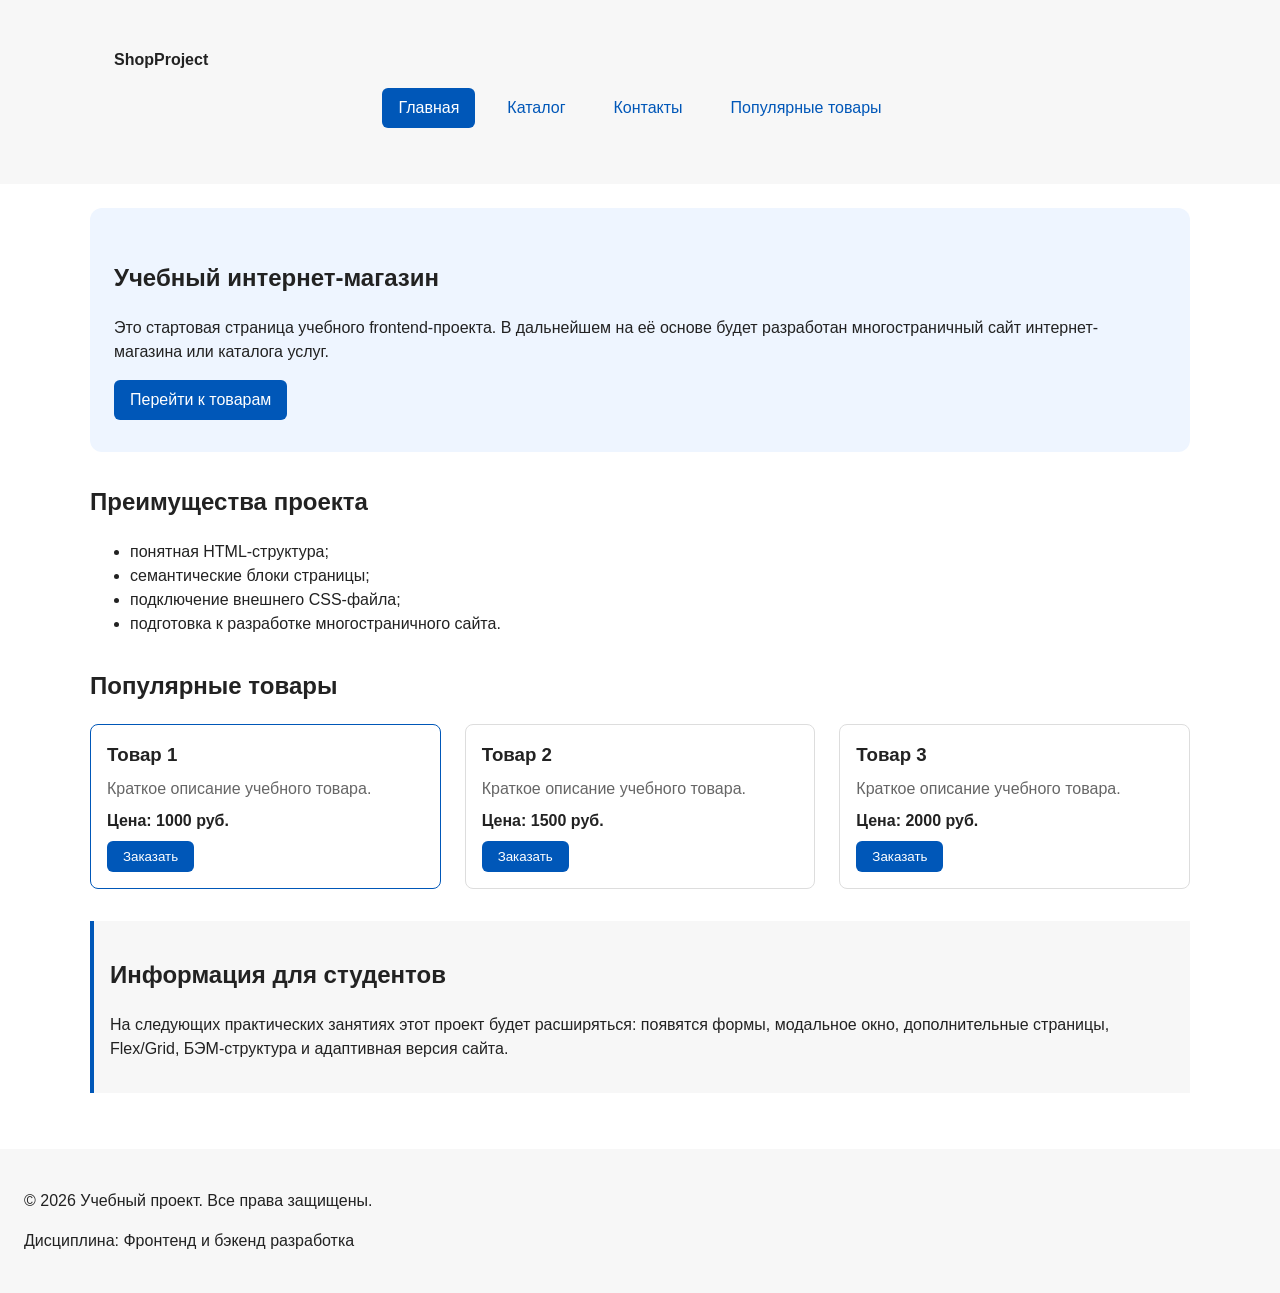
<file: index.html>
<!DOCTYPE html>
<html lang="ru">
<head>
  <meta charset="UTF-8">
  <meta name="viewport" content="width=device-width, initial-scale=1.0">
  <meta property="og:type" content="website">
  <meta property="og:title" content="Учебный интернет-магазин">
  <meta property="og:description" content="Учебный frontend-проект интернет-магазина.">
  <meta property="og:image" content="https://nikitatBe-afk.github.io/kr1-html-css-shop/images/preview.jpg">
  <title>Учебный интернет-магазин</title>
  <link rel="stylesheet" href="css/style.css">
  <script src="js/main.js" defer></script>
</head>
<body>
  <header class="site-header">
    <div class="site-header__inner">
      <a class="site-header__logo" href="index.html">ShopProject</a>

      <nav class="site-nav" aria-label="Основная навигация">
        <ul class="site-nav__list">
          <li class="site-nav__item">
            <a class="site-nav__link site-nav__link--active" href="index.html" aria-current="page">
              Главная
            </a>
          </li>
          <li class="site-nav__item">
            <a class="site-nav__link" href="catalog.html">Каталог</a>
          </li>
          <li class="site-nav__item">
            <a class="site-nav__link" href="contacts.html">Контакты</a>
          </li>
          <li class="site-nav__item">
            <a class="site-nav__link" href="index.html#popular">Популярные товары</a>
          </li>
        </ul>
      </nav>
    </div>
  </header>
<main>
  <!-- Основное содержимое страницы -->
   <section class="hero">
  <h1>Учебный интернет-магазин</h1>
  <p>
    Это стартовая страница учебного frontend-проекта.
    В дальнейшем на её основе будет разработан многостраничный сайт
    интернет-магазина или каталога услуг.
  </p>
  <a class="button button--primary" href="#popular">Перейти к товарам</a>
</section>
<section class="section" id="advantages">
  <h2>Преимущества проекта</h2>

  <ul class="advantages-list">
    <li>понятная HTML-структура;</li>
    <li>семантические блоки страницы;</li>
    <li>подключение внешнего CSS-файла;</li>
    <li>подготовка к разработке многостраничного сайта.</li>
  </ul>
</section>
<section class="section" id="popular">
  <h2>Популярные товары</h2>

  <div class="products-grid">
    <article class="product-card product-card--featured">
      <h3 class="product-card__title">Товар 1</h3>
      <p class="product-card__description">Краткое описание учебного товара.</p>
      <p class="product-card__price">Цена: 1000 руб.</p>
      <button class="button button--primary product-card__button" type="button" data-product="Товар 1">
        Заказать
      </button>
    </article>

    <article class="product-card">
      <h3 class="product-card__title">Товар 2</h3>
      <p class="product-card__description">Краткое описание учебного товара.</p>
      <p class="product-card__price">Цена: 1500 руб.</p>
      <button class="button button--primary product-card__button" type="button" data-product="Товар 2">
        Заказать
      </button>
    </article>

    <article class="product-card">
      <h3 class="product-card__title">Товар 3</h3>
      <p class="product-card__description">Краткое описание учебного товара.</p>
      <p class="product-card__price">Цена: 2000 руб.</p>
      <button class="button button--primary product-card__button" type="button" data-product="Товар 3">
        Заказать
      </button>
    </article>
  </div>
</section>
<aside class="aside-info">
  <h2>Информация для студентов</h2>
  <p>
    На следующих практических занятиях этот проект будет расширяться:
    появятся формы, модальное окно, дополнительные страницы, Flex/Grid,
    БЭМ-структура и адаптивная версия сайта.
  </p>
</aside>

</main>

<footer id="contacts">
  <p>&copy; 2026 Учебный проект. Все права защищены.</p>
  <p>Дисциплина: Фронтенд и бэкенд разработка</p>
</footer>

<dialog class="order-dialog" id="order-dialog" aria-labelledby="order-dialog-title">
  <h2 class="order-dialog__title" id="order-dialog-title">Оформление заявки</h2>

  <form class="order-form" id="order-form" action="#" method="post" novalidate>
    <input id="selected-product" name="selected-product" type="hidden">

    <div class="order-form__field">
      <label class="order-form__label" for="order-name">Имя</label>
      <input
        class="order-form__input"
        id="order-name"
        name="name"
        type="text"
        placeholder="Введите ваше имя"
        minlength="2"
        autocomplete="given-name"
        required
      >
    </div>

    <div class="order-form__field">
      <label class="order-form__label" for="order-email">E-mail</label>
      <input
        class="order-form__input"
        id="order-email"
        name="email"
        type="email"
        placeholder="example@mail.ru"
        autocomplete="email"
        required
      >
    </div>

    <div class="order-form__field">
      <label class="order-form__label" for="order-phone">Телефон</label>
      <input
        class="order-form__input"
        id="order-phone"
        name="phone"
        type="tel"
        inputmode="tel"
        placeholder="+7 (900) 000-00-00"
        pattern="^\+7 \(\d{3}\) \d{3}-\d{2}-\d{2}$"
        required
      >
      <small class="order-form__hint">Формат: +7 (900) 000-00-00</small>
    </div>

    <div class="order-form__field">
      <label class="order-form__label" for="order-date">Дата связи</label>
      <input
        class="order-form__input"
        id="order-date"
        name="date"
        type="date"
      >
    </div>

    <div class="order-form__field">
      <label class="order-form__label" for="order-topic">Тема заявки</label>
      <select class="order-form__select" id="order-topic" name="topic" required>
        <option value="">Выберите тему</option>
        <option value="product">Заказ товара</option>
        <option value="consultation">Консультация</option>
        <option value="delivery">Доставка</option>
      </select>
    </div>

    <div class="order-form__field">
      <label class="order-form__label" for="order-comment">Комментарий</label>
      <textarea
        class="order-form__textarea"
        id="order-comment"
        name="comment"
        rows="4"
        placeholder="Укажите дополнительную информацию"
      ></textarea>
    </div>

    <div class="order-form__field order-form__field--checkbox">
      <label class="order-form__label">
        <input
          class="order-form__checkbox"
          id="order-agreement"
          name="agreement"
          type="checkbox"
          required
        >
        Я согласен на обработку данных
      </label>
    </div>

    <div class="order-form__actions">
      <button class="button button--secondary" type="button" id="close-order-dialog">
        Закрыть
      </button>
      <button class="button button--primary" type="submit">
        Отправить заявку
      </button>
    </div>
  </form>
</dialog>

<p class="success-message" id="success-message" hidden>
  Форма успешно отправлена!
</p>



</body>
</html>
</file>
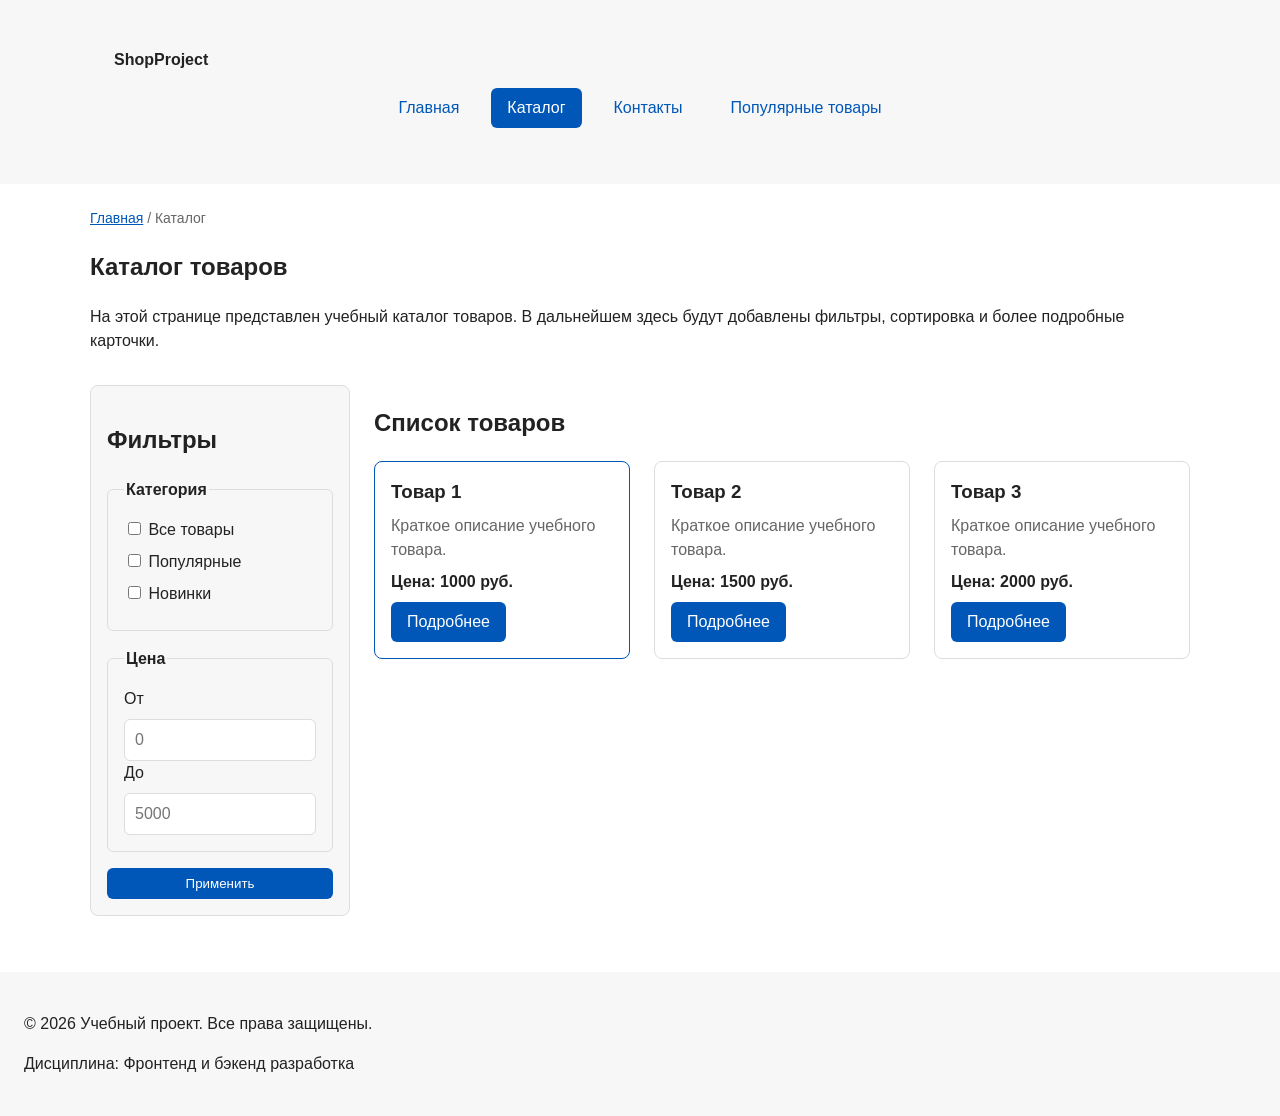
<file: catalog.html>
<!DOCTYPE html>
<html lang="ru">
<head>
  <meta charset="UTF-8">
  <meta name="viewport" content="width=device-width, initial-scale=1.0">
  <meta name="description" content="Каталог товаров учебного интернет-магазина.">
  <meta property="og:type" content="website">
  <meta property="og:title" content="Учебный интернет-магазин">
  <meta property="og:description" content="Учебный frontend-проект интернет-магазина.">
  <meta property="og:image" content="https://nikitatBe-afk.github.io/kr1-html-css-shop/images/preview.jpg">
  <title>Каталог товаров — Учебный интернет-магазин</title>
  <link rel="stylesheet" href="css/style.css">
</head>
<body>
  <header class="site-header">
    <div class="site-header__inner">
      <a class="site-header__logo" href="index.html">ShopProject</a>

      <nav class="site-nav" aria-label="Основная навигация">
        <ul class="site-nav__list">
          <li class="site-nav__item">
            <a class="site-nav__link" href="index.html">Главная</a>
          </li>
          <li class="site-nav__item">
            <a class="site-nav__link site-nav__link--active" href="catalog.html" aria-current="page">
              Каталог
            </a>
          </li>
          <li class="site-nav__item">
            <a class="site-nav__link" href="contacts.html">Контакты</a>
          </li>
          <li class="site-nav__item">
            <a class="site-nav__link" href="index.html#popular">Популярные товары</a>
          </li>
        </ul>
      </nav>
    </div>
  </header>

  <main>
    <nav class="breadcrumbs" aria-label="Хлебные крошки">
      <a class="breadcrumbs__link" href="index.html">Главная</a>
      <span class="breadcrumbs__current">Каталог</span>
    </nav>

    <section class="section">
      <h1>Каталог товаров</h1>
      <p>
        На этой странице представлен учебный каталог товаров.
        В дальнейшем здесь будут добавлены фильтры, сортировка и более
        подробные карточки.
      </p>
    </section>

    <section class="catalog-layout">
      <aside class="catalog-filters">
        <h2>Фильтры</h2>

        <form class="filters-form" action="#" method="get">
          <fieldset>
            <legend>Категория</legend>

            <label>
              <input type="checkbox" name="category" value="all">
              Все товары
            </label>

            <label>
              <input type="checkbox" name="category" value="popular">
              Популярные
            </label>

            <label>
              <input type="checkbox" name="category" value="new">
              Новинки
            </label>
          </fieldset>

          <fieldset>
            <legend>Цена</legend>

            <label for="price-from">От</label>
            <input id="price-from" name="price-from" type="number" min="0" placeholder="0">

            <label for="price-to">До</label>
            <input id="price-to" name="price-to" type="number" min="0" placeholder="5000">
          </fieldset>

          <button class="button button--primary" type="submit">Применить</button>
        </form>
      </aside>

      <section class="catalog-products">
        <h2>Список товаров</h2>

        <div class="products-grid">
          <article class="product-card product-card--featured">
            <h3 class="product-card__title">Товар 1</h3>
            <p class="product-card__description">Краткое описание учебного товара.</p>
            <p class="product-card__price">Цена: 1000 руб.</p>
            <a class="button button--primary product-card__button" href="index.html#popular">Подробнее</a>
          </article>

          <article class="product-card">
            <h3 class="product-card__title">Товар 2</h3>
            <p class="product-card__description">Краткое описание учебного товара.</p>
            <p class="product-card__price">Цена: 1500 руб.</p>
            <a class="button button--primary product-card__button" href="index.html#popular">Подробнее</a>
          </article>

          <article class="product-card">
            <h3 class="product-card__title">Товар 3</h3>
            <p class="product-card__description">Краткое описание учебного товара.</p>
            <p class="product-card__price">Цена: 2000 руб.</p>
            <a class="button button--primary product-card__button" href="index.html#popular">Подробнее</a>
          </article>
        </div>
      </section>
    </section>
  </main>

  <footer>
    <p>&copy; 2026 Учебный проект. Все права защищены.</p>
    <p>Дисциплина: Фронтенд и бэкенд разработка</p>
  </footer>
</body>
</html>
</file>
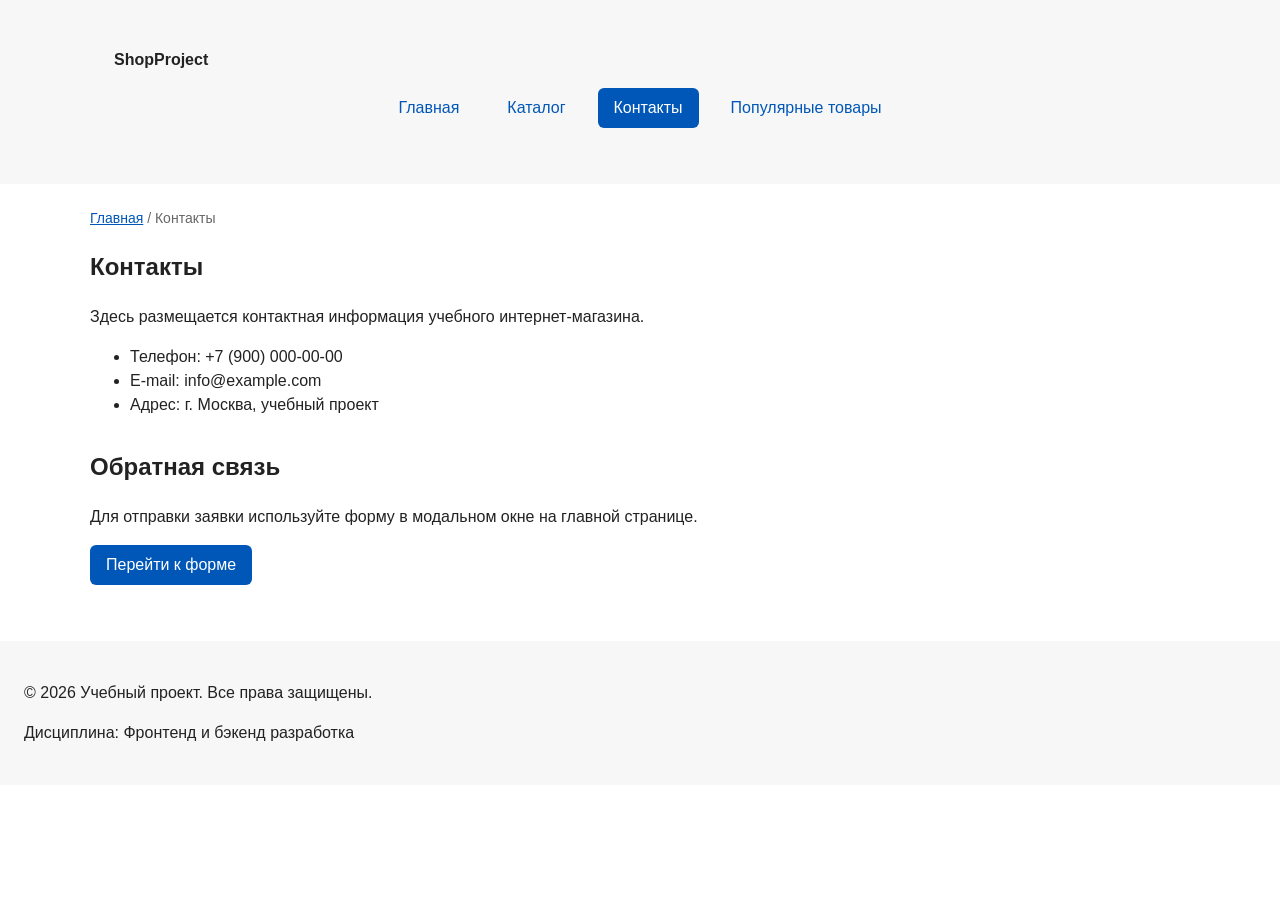
<file: contacts.html>
<!DOCTYPE html>
<html lang="ru">
<head>
  <meta charset="UTF-8">
  <meta name="viewport" content="width=device-width, initial-scale=1.0">
  <meta name="description" content="Контактная информация учебного интернет-магазина.">
  <meta property="og:type" content="website">
  <meta property="og:title" content="Учебный интернет-магазин">
  <meta property="og:description" content="Учебный frontend-проект интернет-магазина.">
  <meta property="og:image" content="https://nikitatBe-afk.github.io/kr1-html-css-shop/images/preview.jpg">
  <title>Контакты — Учебный интернет-магазин</title>
  <link rel="stylesheet" href="css/style.css">
</head>
<body>
  <header class="site-header">
    <div class="site-header__inner">
      <a class="site-header__logo" href="index.html">ShopProject</a>

      <nav class="site-nav" aria-label="Основная навигация">
        <ul class="site-nav__list">
          <li class="site-nav__item">
            <a class="site-nav__link" href="index.html">Главная</a>
          </li>
          <li class="site-nav__item">
            <a class="site-nav__link" href="catalog.html">Каталог</a>
          </li>
          <li class="site-nav__item">
            <a class="site-nav__link site-nav__link--active" href="contacts.html" aria-current="page">
              Контакты
            </a>
          </li>
          <li class="site-nav__item">
            <a class="site-nav__link" href="index.html#popular">Популярные товары</a>
          </li>
        </ul>
      </nav>
    </div>
  </header>

  <main>
    <nav class="breadcrumbs" aria-label="Хлебные крошки">
      <a class="breadcrumbs__link" href="index.html">Главная</a>
      <span class="breadcrumbs__current">Контакты</span>
    </nav>

    <section class="section">
      <h1>Контакты</h1>
      <p>
        Здесь размещается контактная информация учебного интернет-магазина.
      </p>

      <ul>
        <li>Телефон: +7 (900) 000-00-00</li>
        <li>E-mail: info@example.com</li>
        <li>Адрес: г. Москва, учебный проект</li>
      </ul>
    </section>

    <section class="section" id="feedback">
      <h2>Обратная связь</h2>
      <p>
        Для отправки заявки используйте форму в модальном окне на главной странице.
      </p>
      <a class="button button--primary" href="index.html#contacts">Перейти к форме</a>
    </section>
  </main>

  <footer>
    <p>&copy; 2026 Учебный проект. Все права защищены.</p>
    <p>Дисциплина: Фронтенд и бэкенд разработка</p>
  </footer>
</body>
</html>
</file>
<file: css/style.css>
/* ===============================
   1. Переменные проекта
   =============================== */

:root {
  /* Основные цвета проекта */
  --color-bg: #ffffff;
  --color-text: #222222;
  --color-muted: #666666;
  --color-primary: #0057b8;
  --color-primary-dark: #003f86;
  --color-border: #dddddd;
  --color-surface: #f7f7f7;
  --color-surface-accent: #eef5ff;
  --color-danger: #b00020;
  --color-success: #168a2f;
  --color-success-bg: #eefaf0;
  --color-white: #ffffff;

  /* Отступы */
  --space-xs: 4px;
  --space-sm: 8px;
  --space-md: 16px;
  --space-lg: 24px;
  --space-xl: 32px;

  /* Скругления */
  --radius-sm: 6px;
  --radius-md: 8px;
  --radius-lg: 12px;

  /* Размеры */
  --container-width: 1100px;
}



/* 
  Универсальное правило для всех элементов.
  border-box делает расчёт размеров более понятным:
  width включает content, padding и border.
*/
* {
  box-sizing: border-box;
}

/* ===============================
   2. Базовые стили
   =============================== */

* {
  box-sizing: border-box;
}

body {
  margin: 0;
  font-family: Arial, sans-serif;
  line-height: 1.5;
  color: var(--color-text);
  background-color: var(--color-bg);
}

/* ===============================
   3. Общие элементы интерфейса
   =============================== */

a {
  color: var(--color-primary);
}

a:hover {
  color: var(--color-primary-dark);
}

a:focus-visible {
  outline: 2px solid var(--color-primary);
  outline-offset: 3px;
}


header,
main,
footer {
  padding: var(--space-lg);
}

/*
  Оформляем шапку страницы.
  Пока используется простой светло-серый фон.
*/
.site-header {
  background-color: var(--color-surface);
}



/*
  Оформляем подвал страницы тем же фоном,
  чтобы визуально отделить его от основного содержимого.
*/
footer {
  background-color: var(--color-surface);
}


/*
  Ограничиваем ширину содержимого шапки,
  чтобы оно не растягивалось слишком сильно на широких экранах.
*/
.site-header__inner {
  max-width: var(--container-width);
  margin: 0 auto;
  padding: var(--space-lg);
}


/*
  Оформляем текстовый логотип.
*/
.site-header__logo {
  font-weight: 700;
  color: var(--color-text);
  text-decoration: none;
}


/*
  Убираем стандартные отступы и маркеры списка навигации.
*/
.site-nav__list {
  display: flex;
  flex-wrap: wrap;
  justify-content: center;
  align-items: center;
  gap: var(--space-md);
  padding: 0;
  margin: var(--space-md) 0 0;
  list-style: none;
}



/*
  Добавляем расстояние между пунктами меню.
*/
.site-nav__item {
  margin-bottom: 8px;
}

/*
  Оформляем ссылки меню.
*/
.site-nav__link {
  display: inline-block;
  padding: var(--space-sm) var(--space-md);
  color: var(--color-primary);
  text-decoration: none;
  border-radius: var(--radius-sm);
}



/*
  При наведении мыши подчёркиваем ссылку.
  Подробно состояния интерфейса будут рассмотрены в практической работе 1.7.
*/
.site-nav__link:hover {
  color: var(--color-white);
  background-color: var(--color-primary);
}

.site-nav__link:focus-visible {
  outline: 2px solid var(--color-primary);
  outline-offset: 3px;
}

.site-nav__link--active {
  color: var(--color-white);
  background-color: var(--color-primary);
}



/* ===============================
   4. Компоненты страницы
   =============================== */

.hero {
  max-width: var(--container-width);
  margin: 0 auto var(--space-xl);
  padding: var(--space-xl) var(--space-lg);
  background-color: var(--color-surface-accent);
  border-radius: var(--radius-lg);
}

.section {
  max-width: var(--container-width);
  margin: 0 auto var(--space-xl);
}

.section h2 {
  margin-top: 0;
}


/*
  Общий класс для разделов страницы.
*/
.section {
  max-width: 1100px;
  margin: 0 auto 32px;
}

/*
  Убираем лишний верхний отступ у заголовков разделов.
*/
.section h2 {
  margin-top: 0;
}

/*
  Карточка товара — самостоятельный блок.
  На следующих занятиях карточки будут доработаны и выстроены в сетку.
*/
.product-card {
  display: flex;
  flex-direction: column;
  gap: var(--space-sm);
  padding: var(--space-md);
  border: 1px solid var(--color-border);
  border-radius: var(--radius-md);
  background-color: var(--color-bg);
}


.product-card:hover {
  border-color: var(--color-primary);
}

.product-card--featured {
  border-color: var(--color-primary);
}

.product-card--discount {
  border-color: var(--color-danger);
}


.product-card__title {
  margin: 0;
  color: var(--color-text);
}

.product-card__description {
  margin: 0;
  color: var(--color-muted);
}

.product-card__price {
  margin: 0;
  font-weight: 700;
}

.product-card--discount .product-card__price {
  color: var(--color-danger);
}



.product-card__button {
  margin-top: auto;
  align-self: flex-start;
}



.product-card h3 {
  margin-top: 0;
}

/*
  Пока это обычная ссылка, но визуально она оформляется как кнопка.
*/
.button {
  display: inline-block;
  padding: var(--space-sm) var(--space-md);
  color: var(--color-white);
  background-color: var(--color-primary);
  text-decoration: none;
  border: none;
  border-radius: var(--radius-sm);
  cursor: pointer;
}

.button:hover {
  background-color: var(--color-primary-dark);
}

.button:focus-visible {
  outline: 2px solid var(--color-primary);
  outline-offset: 3px;
}

.button:disabled {
  opacity: 0.6;
  cursor: not-allowed;
}



/*
  Дополнительный информационный блок.
*/
.aside-info {
  max-width: var(--container-width);
  margin: 0 auto var(--space-xl);
  padding: var(--space-md);
  border-left: 4px solid var(--color-primary);
  background-color: var(--color-surface);
}


/* ===============================
   5. Форма и модальное окно
   =============================== */

/*
  Модальное окно.
  Элемент dialog сам умеет открываться поверх страницы.
*/
.order-dialog {
  width: min(100% - 32px, 560px);
  padding: var(--space-lg);
  border: none;
  border-radius: var(--radius-lg);
}


/*
  Затемнение фона за модальным окном.
*/
.order-dialog::backdrop {
  background-color: rgba(0, 0, 0, 0.5);
}

/*
  Поле формы.
  Каждый блок получает нижний отступ.
*/
.form-field {
  margin-bottom: var(--space-md);
}

/*
  Подпись поля.
*/
.form-field label {
  display: block;
  margin-bottom: var(--space-xs);
}


/*
  Основные поля формы.
*/
.form-field input,
.form-field select,
.form-field textarea {
  width: 100%;
  padding: 10px 12px;
  border: 1px solid var(--color-border);
  border-radius: var(--radius-sm);
  font: inherit;
}


/*
  Checkbox не должен занимать всю ширину.
*/
.form-field input[type="checkbox"] {
  width: auto;
}

/*
  Подсказка под полем телефона.
*/
.form-field small {
  display: block;
  margin-top: var(--space-xs);
  color: var(--color-muted);
}


/*
  Видимый фокус для клавиатурной навигации.
*/
.form-field input:focus-visible,
.form-field select:focus-visible,
.form-field textarea:focus-visible,
.form-actions button:focus-visible {
  outline: 2px solid #0057b8;
  outline-offset: 2px;
}

.form-field input:hover,
.form-field select:hover,
.form-field textarea:hover {
  border-color: var(--color-primary);
}

.form-field input:focus-visible,
.form-field select:focus-visible,
.form-field textarea:focus-visible,
.form-actions button:focus-visible {
  outline: 2px solid var(--color-primary);
  outline-offset: 3px;
}

[aria-invalid="true"] {
  border-color: var(--color-danger);
}


/*
  Подсветка ошибочных полей.
  Атрибут aria-invalid будет добавляться через JavaScript.
*/
[aria-invalid="true"] {
  border-color: #b00020;
}

/*
  Кнопки формы.
*/
.form-actions {
  display: flex;
  gap: 12px;
  margin-top: 20px;
}

/*
  Сообщение об успешной отправке.
*/
.success-message {
  max-width: var(--container-width);
  margin: var(--space-lg) auto;
  padding: var(--space-md);
  border-left: 4px solid var(--color-success);
  background-color: var(--color-success-bg);
}


.breadcrumbs {
  max-width: var(--container-width);
  margin: 0 auto var(--space-md);
  font-size: 14px;
  color: var(--color-muted);
}

.breadcrumbs a {
  color: var(--color-primary);
}

.breadcrumbs span::before {
  content: " / ";
  color: var(--color-muted);
}


html {
  scroll-behavior: smooth;
}

:target {
  outline: 2px dashed var(--color-primary);
  outline-offset: 4px;
}

.products-grid {
  display: grid;
  grid-template-columns: repeat(3, 1fr);
  gap: var(--space-lg);
}


.catalog-layout {
  max-width: var(--container-width);
  margin: 0 auto var(--space-xl);
  display: grid;
  grid-template-columns: 260px 1fr;
  grid-template-areas: "filters products";
  gap: var(--space-lg);
}

.catalog-filters {
  grid-area: filters;
  padding: var(--space-md);
  border: 1px solid var(--color-border);
  border-radius: var(--radius-md);
  background-color: var(--color-surface);
}

.catalog-products {
  grid-area: products;
}


.filters-form {
  display: grid;
  gap: var(--space-md);
}

.filters-form fieldset {
  margin: 0;
  padding: var(--space-md);
  border: 1px solid var(--color-border);
  border-radius: var(--radius-sm);
}

.filters-form legend {
  font-weight: 700;
}

.filters-form label {
  display: block;
  margin-bottom: var(--space-sm);
}

.filters-form input[type="number"] {
  width: 100%;
  padding: 8px 10px;
  border: 1px solid var(--color-border);
  border-radius: var(--radius-sm);
  font: inherit;
}
</file>
